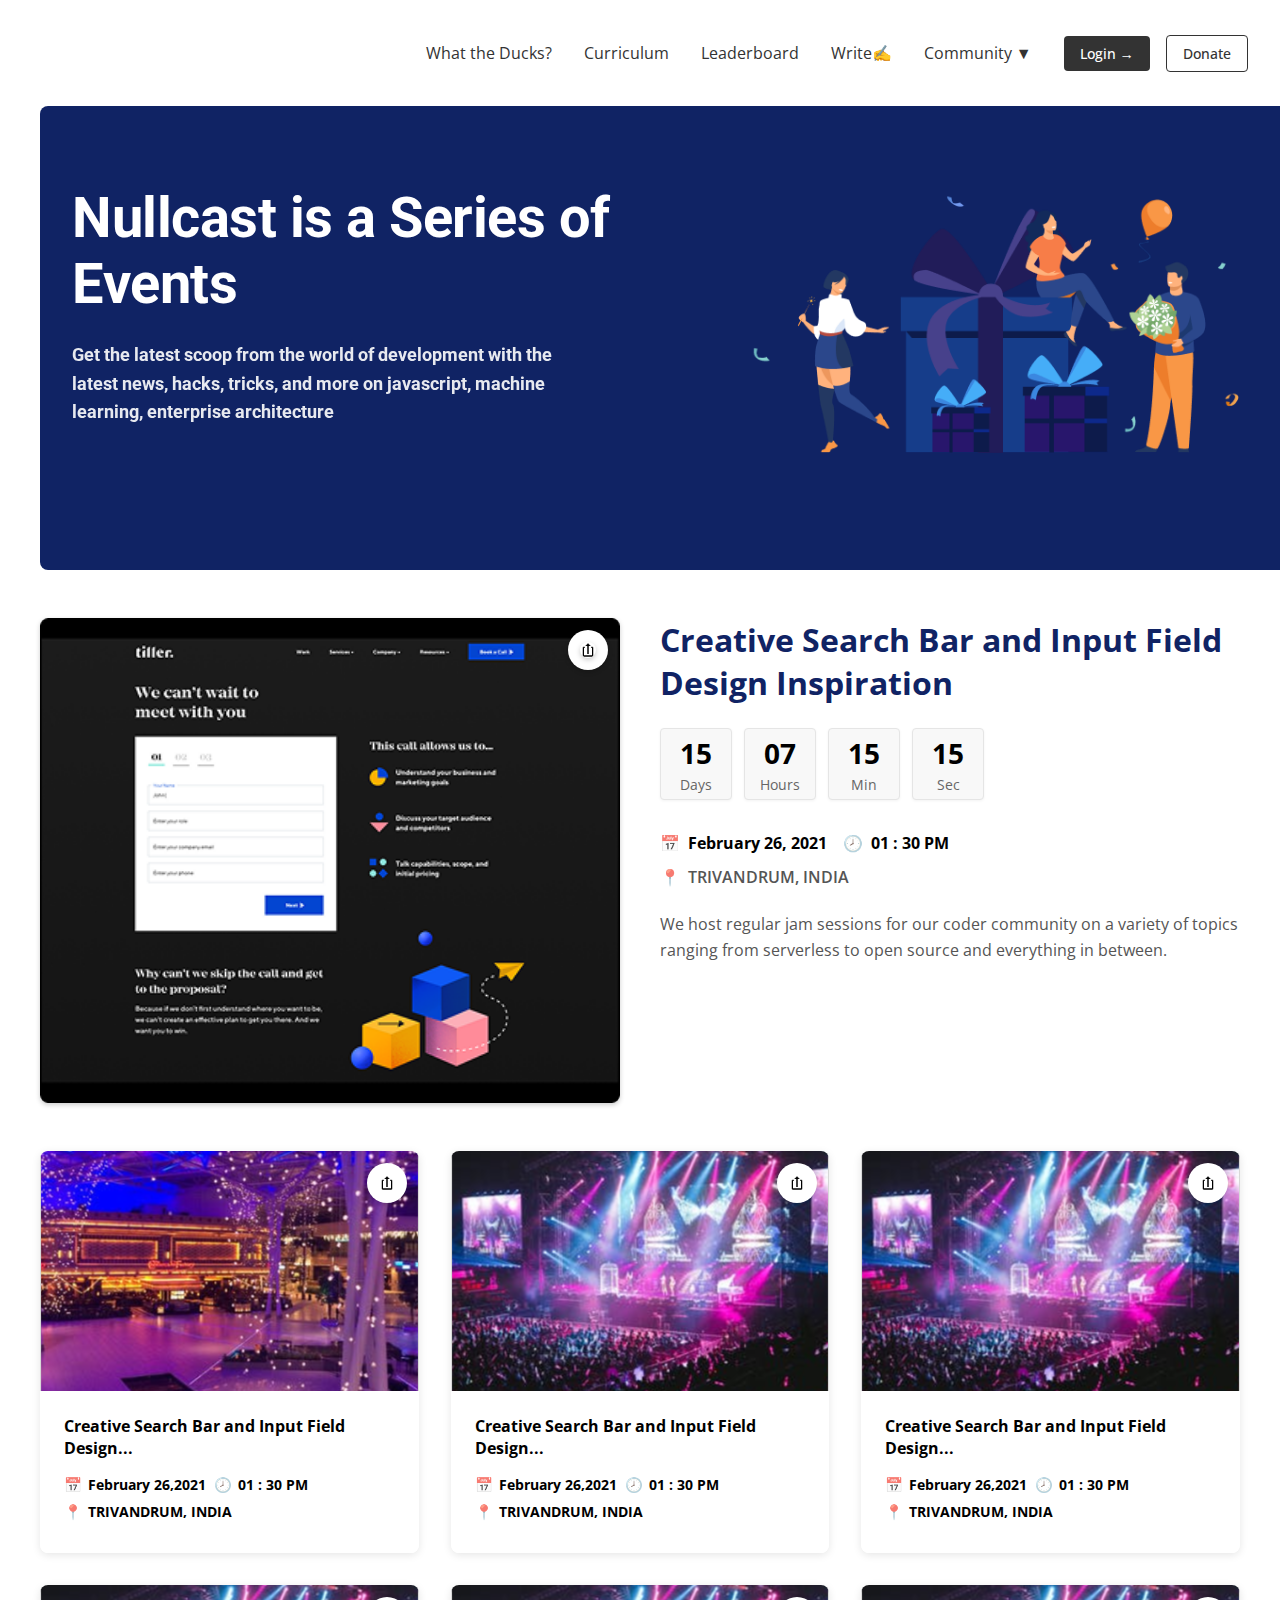
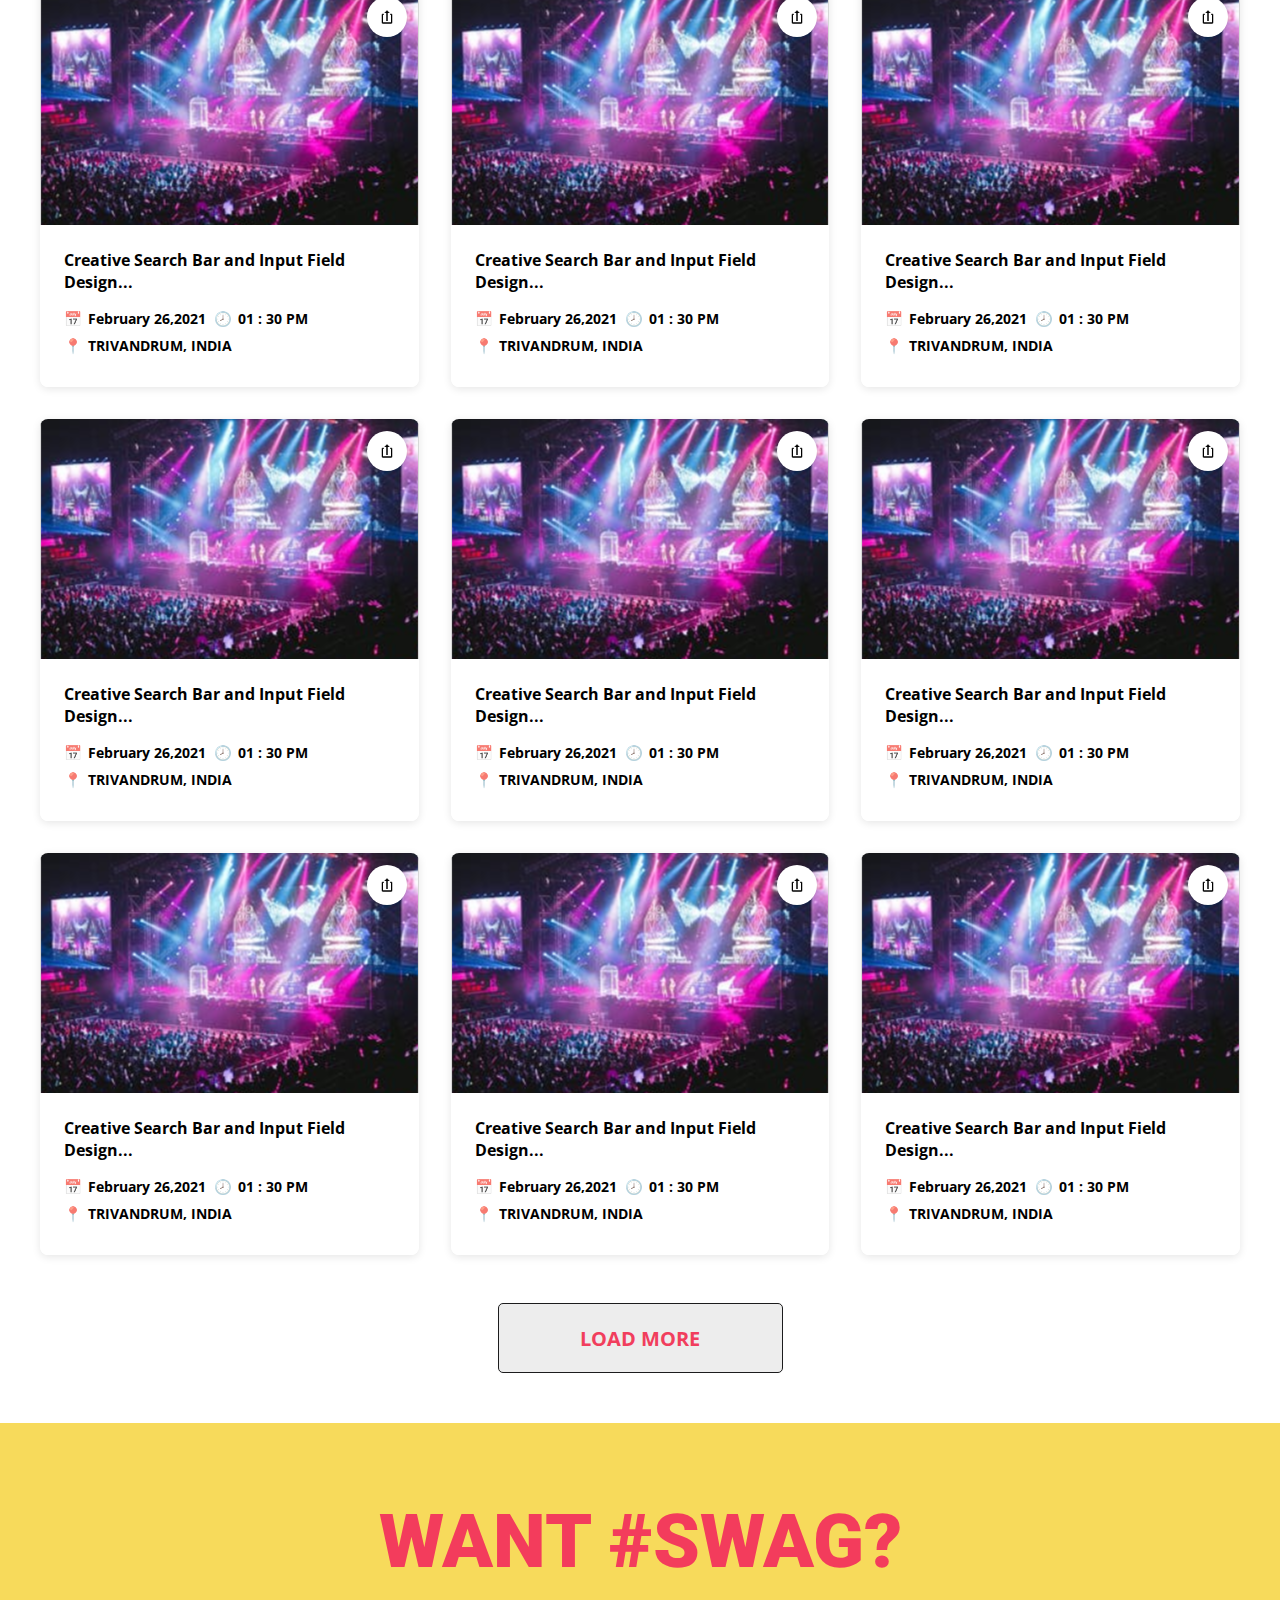
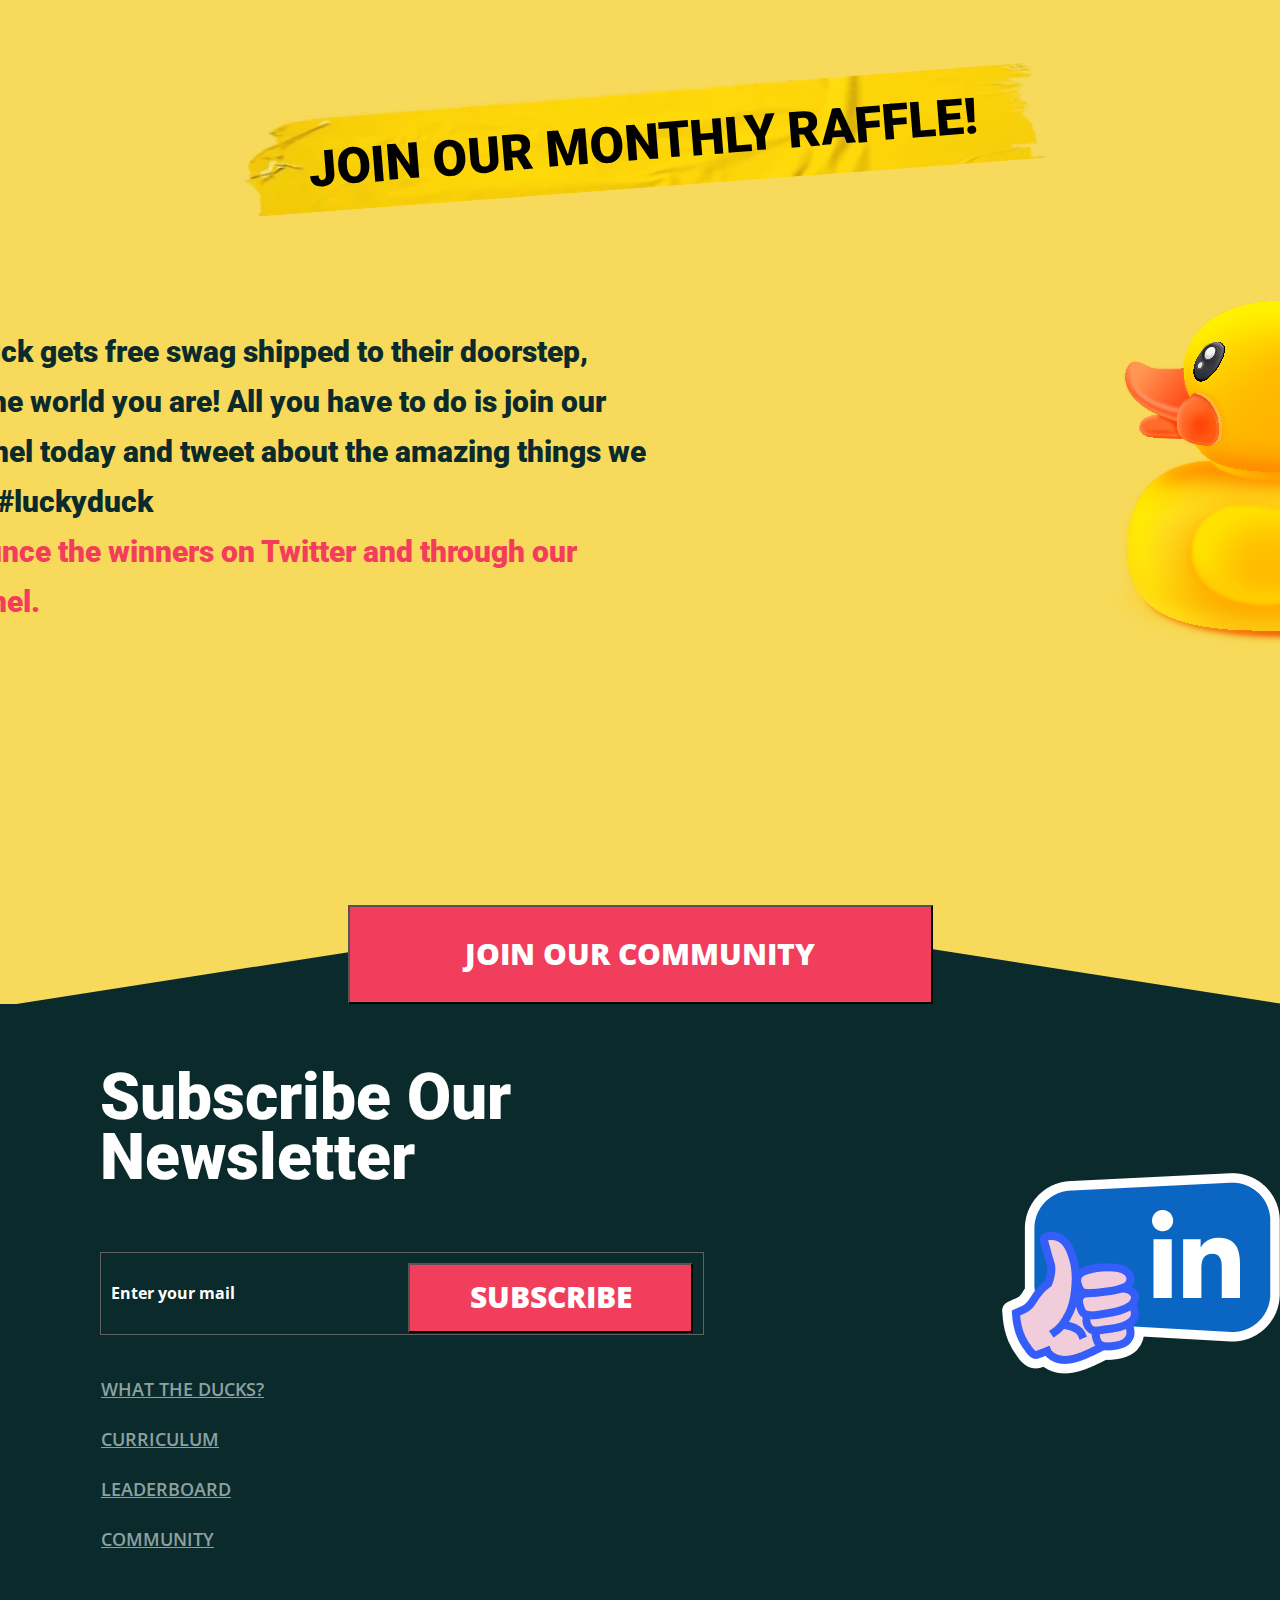
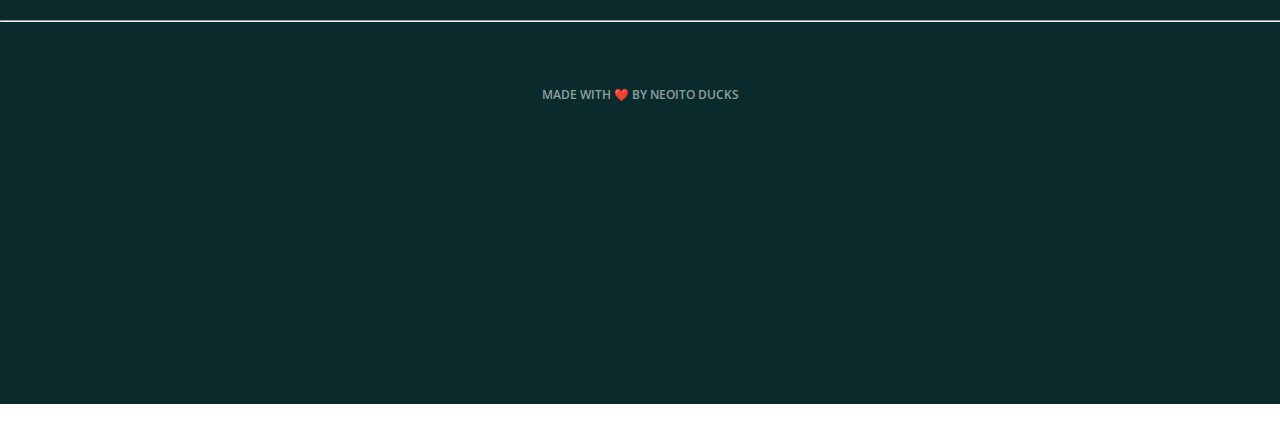
<file: index.html>
<!--To change
1)Time boxes make proper
2)Triangle shape in raffle
3)Social Media icons proper arrangement
4)Study CSS positions,Flex and Grid
5)Email Subscribe box proper
6)Make Responsive design
7)Change the whole thing to BEM format
-->
<!DOCTYPE html>
<html lang="en">
<head>
  <meta charset="UTF-8">
  <meta http-equiv="X-UA-Compatible" content="IE=edge">
  <meta name="viewport" content="width=device-width, initial-scale=1.0">
  <title>Nullcast</title>
  <link rel="stylesheet" href="Styles/styles.css">
</head>
<body>
  <header>
    <nav class="top-nav">
      <ul class="nav-list">
        <li><a href="#">What the Ducks?</a></li>
        <li><a href="#">Curriculum</a></li>
        <li><a href="#">Leaderboard</a></li>
        <li><a href="#">Write✍️</a></li>
        <li class="dropdown">
          <a href="#">Community ▼</a>
          <ul class="dropdown-menu">
            <li><a href="#">Forums</a></li>
            <li><a href="#">Chat</a></li>
            <li><a href="#">Groups</a></li>
            <li><a href="#">Events</a></li>
          </ul>
        </li>
      </ul>
      <div class="auth-buttons">
        <a href="#" class="login-btn login-btn--state disabled">Login →</a>
        <a href="#" class="donate-btn">Donate</a>
      </div>
    </nav>
  </header>

  <section class="Hero-wrapper">
    <div class="Hero">
      <div class="hero-section">
        <div class="hero-content">
          <h1>Nullcast is a Series of<br>Events</h1>
          <p><b>Get the latest scoop from the world of development with the latest news, hacks, tricks, and more on javascript, machine learning, enterprise architecture</b></p>
        </div>
        <div class="hero-illustration">
          <img src="Assets/Frame.png" alt="Illustration">
        </div>
      </div>
    </div>
  </section>

  <!-- Event Section -->
  <section class="event-section">
    <div class="event-container">
      <!-- Left Side: Image -->
      <div class="event-image">
        <img src="Assets/Rectangle.png" alt="Event Image">
        <button class="event-container__share">
          <img src="Assets/shareicon.png" alt="Share">
        </button>
      </div>

      <!-- Right Side: Content -->
      <div class="event-content">
        <h2>Creative Search Bar and Input Field Design Inspiration</h2>
        <!-- Timer Boxes -->
        <div class="countdown">
          <div class="time-box" data-label="Days"><span>15</span></div>
          <div class="time-box" data-label="Hours"><span>07</span></div>
          <div class="time-box" data-label="Min"><span>15</span></div>
          <div class="time-box" data-label="Sec"><span>15</span></div>
        </div>
        <!-- Date and Location -->
        <div class="event-details">
          <div class="event-details__date-time">
            <div class="date-block">
              <span class="icon">📅</span>
              <strong>February 26, 2021</strong>
            </div>
            <div class="time-block">
              <span class="icon">🕗</span>
              <strong>01 : 30 PM</strong>
            </div>
          </div>
          <div class="event-details__location">
            <h4><span class="icon">📍</span> TRIVANDRUM, INDIA</h4>
          </div>
        </div>
        <!-- Description -->
        <p class="event-description">
          We host regular jam sessions for our coder community on a variety of topics ranging from serverless to open source and everything in between.
        </p>
      </div>
    </div>
  </section>

  <!-- Event Gallery Section -->
  <section class="event-gallery">
    <div class="event-gallery__container">
      <!-- Card 1 -->
      <div class="event-card">
        <div class="event-card__image-container">
          <img src="Assets/Rectangle1.svg" alt="Creative Search Bar Event">
          <button class="event-card__share-button">
            <img src="Assets/shareicon.png" alt="Share">
          </button>
        </div>
        <div class="event-card__content">
          <h3 class="event-card__title">Creative Search Bar and Input Field Design...</h3>
          <div class="event-card__details">
            <div class="event-card__date">
              <span>📅</span> February 26,2021
              <span>🕗</span> 01 : 30 PM
            </div>
            <div class="event-card__location">
              <span>📍</span> TRIVANDRUM, INDIA
            </div>
          </div>
        </div>
      </div>
      <!-- Card 2 -->
      <div class="event-card">
        <div class="event-card__image-container">
          <img src="Assets/Rectangle2.svg" alt="Creative Search Bar Event">
          <button class="event-card__share-button">
            <img src="Assets/shareicon.png" alt="Share">
          </button>
        </div>
        <div class="event-card__content">
          <h3 class="event-card__title">Creative Search Bar and Input Field Design...</h3>
          <div class="event-card__details">
            <div class="event-card__date">
              <span>📅</span> February 26,2021
              <span>🕗</span> 01 : 30 PM
            </div>
            <div class="event-card__location">
              <span>📍</span> TRIVANDRUM, INDIA
            </div>
          </div>
        </div>
      </div>
      <!-- ... More cards (3-12) identical structure ... -->
      <div class="event-card">
        <div class="event-card__image-container">
          <img src="Assets/Rectangle2.svg" alt="Creative Search Bar Event">
          <button class="event-card__share-button">
            <img src="Assets/shareicon.png" alt="Share">
          </button>
        </div>
        <div class="event-card__content">
          <h3 class="event-card__title">Creative Search Bar and Input Field Design...</h3>
          <div class="event-card__details">
            <div class="event-card__date">
              <span>📅</span> February 26,2021
              <span>🕗</span> 01 : 30 PM
            </div>
            <div class="event-card__location">
              <span>📍</span> TRIVANDRUM, INDIA
            </div>
          </div>
        </div>
      </div>
      <!--Card 4-->
      <div class="event-card">
        <div class="event-card__image-container">
          <img src="Assets/Rectangle2.svg" alt="Creative Search Bar Event">
          <button class="event-card__share-button">
            <img src="Assets/shareicon.png" alt="Share">
          </button>
        </div>
        <div class="event-card__content">
          <h3 class="event-card__title">Creative Search Bar and Input Field Design...</h3>
          <div class="event-card__details">
            <div class="event-card__date">
              <span>📅</span> February 26,2021
              <span>🕗</span> 01 : 30 PM
            </div>
            <div class="event-card__location">
              <span>📍</span> TRIVANDRUM, INDIA
            </div>
          </div>
        </div>
      </div>
      <!--Card 5-->
      <div class="event-card">
        <div class="event-card__image-container">
          <img src="Assets/Rectangle2.svg" alt="Creative Search Bar Event">
          <button class="event-card__share-button">
            <img src="Assets/shareicon.png" alt="Share">
          </button>
        </div>
        <div class="event-card__content">
          <h3 class="event-card__title">Creative Search Bar and Input Field Design...</h3>
          <div class="event-card__details">
            <div class="event-card__date">
              <span>📅</span> February 26,2021
              <span>🕗</span> 01 : 30 PM
            </div>
            <div class="event-card__location">
              <span>📍</span> TRIVANDRUM, INDIA
            </div>
          </div>
        </div>
      </div>
      <!--Card 6-->
      <div class="event-card">
        <div class="event-card__image-container">
          <img src="Assets/Rectangle2.svg" alt="Creative Search Bar Event">
          <button class="event-card__share-button">
            <img src="Assets/shareicon.png" alt="Share">
          </button>
        </div>
        <div class="event-card__content">
          <h3 class="event-card__title">Creative Search Bar and Input Field Design...</h3>
          <div class="event-card__details">
            <div class="event-card__date">
              <span>📅</span> February 26,2021
              <span>🕗</span> 01 : 30 PM
            </div>
            <div class="event-card__location">
              <span>📍</span> TRIVANDRUM, INDIA
            </div>
          </div>
        </div>
      </div>
      <!--Card 7-->
      <div class="event-card">
        <div class="event-card__image-container">
          <img src="Assets/Rectangle2.svg" alt="Creative Search Bar Event">
          <button class="event-card__share-button">
            <img src="Assets/shareicon.png" alt="Share">
          </button>
        </div>
        <div class="event-card__content">
          <h3 class="event-card__title">Creative Search Bar and Input Field Design...</h3>
          <div class="event-card__details">
            <div class="event-card__date">
              <span>📅</span> February 26,2021
              <span>🕗</span> 01 : 30 PM
            </div>
            <div class="event-card__location">
              <span>📍</span> TRIVANDRUM, INDIA
            </div>
          </div>
        </div>
      </div>
      <!--Card 8-->
      <div class="event-card">
        <div class="event-card__image-container">
          <img src="Assets/Rectangle2.svg" alt="Creative Search Bar Event">
          <button class="event-card__share-button">
            <img src="Assets/shareicon.png" alt="Share">
          </button>
        </div>
        <div class="event-card__content">
          <h3 class="event-card__title">Creative Search Bar and Input Field Design...</h3>
          <div class="event-card__details">
            <div class="event-card__date">
              <span>📅</span> February 26,2021
              <span>🕗</span> 01 : 30 PM
            </div>
            <div class="event-card__location">
              <span>📍</span> TRIVANDRUM, INDIA
            </div>
          </div>
        </div>
      </div>
      <!--Card 9-->
      <div class="event-card">
        <div class="event-card__image-container">
          <img src="Assets/Rectangle2.svg" alt="Creative Search Bar Event">
          <button class="event-card__share-button">
            <img src="Assets/shareicon.png" alt="Share">
          </button>
        </div>
        <div class="event-card__content">
          <h3 class="event-card__title">Creative Search Bar and Input Field Design...</h3>
          <div class="event-card__details">
            <div class="event-card__date">
              <span>📅</span> February 26,2021
              <span>🕗</span> 01 : 30 PM
            </div>
            <div class="event-card__location">
              <span>📍</span> TRIVANDRUM, INDIA
            </div>
          </div>
        </div>
      </div>
      <!--Card 10-->
      <div class="event-card">
        <div class="event-card__image-container">
          <img src="Assets/Rectangle2.svg" alt="Creative Search Bar Event">
          <button class="event-card__share-button">
            <img src="Assets/shareicon.png" alt="Share">
          </button>
        </div>
        <div class="event-card__content">
          <h3 class="event-card__title">Creative Search Bar and Input Field Design...</h3>
          <div class="event-card__details">
            <div class="event-card__date">
              <span>📅</span> February 26,2021
              <span>🕗</span> 01 : 30 PM
            </div>
            <div class="event-card__location">
              <span>📍</span> TRIVANDRUM, INDIA
            </div>
          </div>
        </div>
      </div>
      <!--Card 11-->
      <div class="event-card">
        <div class="event-card__image-container">
          <img src="Assets/Rectangle2.svg" alt="Creative Search Bar Event">
          <button class="event-card__share-button">
            <img src="Assets/shareicon.png" alt="Share">
          </button>
        </div>
        <div class="event-card__content">
          <h3 class="event-card__title">Creative Search Bar and Input Field Design...</h3>
          <div class="event-card__details">
            <div class="event-card__date">
              <span>📅</span> February 26,2021
              <span>🕗</span> 01 : 30 PM
            </div>
            <div class="event-card__location">
              <span>📍</span> TRIVANDRUM, INDIA
            </div>
          </div>
        </div>
      </div>
      <!--Card 12-->
      <div class="event-card">
        <div class="event-card__image-container">
          <img src="Assets/Rectangle2.svg" alt="Creative Search Bar Event">
          <button class="event-card__share-button">
            <img src="Assets/shareicon.png" alt="Share">
          </button>
        </div>
        <div class="event-card__content">
          <h3 class="event-card__title">Creative Search Bar and Input Field Design...</h3>
          <div class="event-card__details">
            <div class="event-card__date">
              <span>📅</span> February 26,2021
              <span>🕗</span> 01 : 30 PM
            </div>
            <div class="event-card__location">
              <span>📍</span> TRIVANDRUM, INDIA
            </div>
          </div>
        </div>
      </div>
    </div>
    <!-- Load Button -->
    <div class="event-gallery__load-more">
      <button class="load-more-btn">LOAD MORE</button>
    </div>
  </section>

  <section class="yellow-section">
    <p class="yellow-section__heading">WANT #SWAG?</p>
    <div class="yellow-section__raffle">
      <img class="yellow-section__raffle-icon" src="Assets/raffle.svg" alt="Raffle Icon">
      <p class="yellow-section__raffle-text">JOIN OUR MONTHLY RAFFLE!</p>
    </div>
  
    <div class="yellow-section__details">
      <div class="yellow-section__description">
        <p class="yellow-section__description-text">
          One Lucky Duck gets free swag shipped to their doorstep, wherever in the world you are! 
          All you have to do is join our Discord channel today and tweet about the amazing things we do. #nullcast #luckyduck
          <br>
          <span class="yellow-section__description-note">
            We will announce the winners on Twitter and through our discord channel.
          </span>
        </p>
      </div>
      <img class="yellow-section__duck" src="Assets/Duck.svg" alt="Yellow Duck">
    </div>
  
    <div class="yellow-section__triangle"></div>
  
    <button class="yellow-section__cta">
      JOIN OUR COMMUNITY
    </button>
  </section>
  
  <footer class="footer">
    <p class="footer__subscribe-title">Subscribe Our Newsletter</p>
    <div class="footer__subscribe">
      <p class="footer__subscribe-text">Enter your mail</p>
      <button class="footer__subscribe-button">SUBSCRIBE</button>
    </div>
    <nav class="footer__nav">
      <ul class="footer__nav-list">
        <li class="footer__nav-item"><a class="footer__nav-link" href="#">WHAT THE DUCKS?</a></li>
        <li class="footer__nav-item"><a class="footer__nav-link" href="#">CURRICULUM</a></li>
        <li class="footer__nav-item"><a class="footer__nav-link" href="#">LEADERBOARD</a></li>
        <li class="footer__nav-item"><a class="footer__nav-link" href="#">COMMUNITY</a></li>
      </ul>
    </nav>
    <hr class="footer__divider">
    <p class="footer__credit">MADE WITH ❤️ BY NEOITO DUCKS</p>
    <div class="footer__social">
      <img class="footer__social-icon footer__social-icon--reddit" src="Assets/Discord.png" alt="reddit">
      <img class="footer__social-icon footer__social-icon--twitter" src="Assets/Twitter.png" alt="twitter">
      <img class="footer__social-icon footer__social-icon--linkedin" src="Assets/Linkedin.png" alt="linkedin">
    </div>
  </footer>
</body>
</html>
</file>
<file: Styles/styles.css>
@import url("https://fonts.googleapis.com/css2?family=Open+Sans:ital,wght@0,300..800;1,300..800&display=swap");
@import url("https://fonts.googleapis.com/css2?family=Roboto:ital,wght@0,300..800;1,300..800&family=Roboto:ital,wght@0,100..900;1,100..900&display=swap");
body {
  font-family: "Open Sans", sans-serif;
  margin: 0;
  /* Ensure horizontal overflow is hidden (remove invalid var usage) */
  overflow-x: hidden;
  overflow-y: scroll;
}

header {
  background: white;
  width: 100%;
}
header .top-nav {
  display: flex;
  justify-content: flex-end;
  padding: 0.75rem 2rem;
  width: 100%;
  box-sizing: border-box;
}
header .top-nav a,
header .top-nav a:link,
header .top-nav a:visited {
  color: #333;
  text-decoration: none;
}
header .top-nav .nav-list {
  display: flex;
  gap: 2rem;
  align-items: center;
  padding: 0;
  margin: 30px 0;
  list-style: none;
}
header .top-nav .nav-list .dropdown {
  position: relative;
  /* Show dropdown on hover */
}
header .top-nav .nav-list .dropdown:hover .dropdown-menu {
  display: block;
}
header .top-nav .nav-list .dropdown .dropdown-menu {
  display: none;
  position: absolute;
  top: 100%;
  right: 0;
  background: white;
  min-width: 160px;
  box-shadow: 0 2px 8px rgba(0, 0, 0, 0.1);
  border-radius: 4px;
  z-index: 1000;
  margin-top: 0.5rem;
}
header .top-nav .nav-list .dropdown .dropdown-menu li a {
  display: block;
  padding: 0.5rem 1rem;
  color: #333;
  font-size: 0.9rem;
  font-weight: 500;
}
header .top-nav .nav-list .dropdown .dropdown-menu li a:hover {
  color: yellow;
}
header .top-nav .auth-buttons {
  display: flex;
  gap: 1rem;
  align-items: center;
  margin-left: 2rem;
}
header .top-nav .auth-buttons .login-btn {
  padding: 0.5rem 1rem;
  text-decoration: none;
  border-radius: 4px;
  font-size: 0.9rem;
  font-weight: 500;
  background-color: #333;
  color: white;
  display: flex;
  align-items: center;
  gap: 0.25rem;
}
header .top-nav .auth-buttons .login-btn:hover {
  background-color: #1a1a1a;
  color: #ffd700;
  text-decoration: none;
}
header .top-nav .auth-buttons .donate-btn {
  padding: 0.5rem 1rem;
  text-decoration: none;
  border-radius: 4px;
  font-size: 0.9rem;
  font-weight: 500;
  border: 1px solid #333;
  background-color: white;
  color: #333;
}

/* Hero Section */
.Hero-wrapper {
  max-width: 1200px;
  margin: 0 auto 20px auto;
}

.Hero {
  background-color: #102364;
  width: 100%;
  min-height: 400px;
  padding: 2rem;
  border-radius: 8px;
}
.Hero .hero-section {
  max-width: 1200px;
  margin: 0 auto;
  display: flex;
  justify-content: space-between;
  align-items: center;
}
.Hero .hero-section .hero-content {
  font-family: "Roboto", sans-serif;
  color: white;
  max-width: 600px;
}
.Hero .hero-section .hero-content h1 {
  font-size: 3.5rem;
  font-weight: 700;
  margin-bottom: 1.5rem;
  letter-spacing: -0.5px;
}
.Hero .hero-section .hero-content p {
  font-size: 1.1rem;
  line-height: 1.6;
  opacity: 0.9;
  max-width: 500px;
}
.Hero .hero-section .hero-illustration {
  width: 45%;
  display: flex;
  justify-content: flex-end;
}
.Hero .hero-section .hero-illustration img {
  width: 100%;
  height: auto;
  -o-object-fit: contain;
     object-fit: contain;
}

/* Event Section */
.event-section {
  max-width: 1200px;
  margin: 3rem auto;
  padding: 0 2rem;
}

.event-container {
  display: grid;
  grid-template-columns: 1fr 1fr;
  gap: 2.5rem;
  align-items: flex-start;
  position: relative;
}
@media (max-width: 768px) {
  .event-container {
    grid-template-columns: 1fr;
  }
}

.event-image {
  position: relative;
  max-width: 100%;
}
.event-image img {
  width: 100%;
  height: auto;
  border-radius: 8px;
  display: block;
  box-shadow: 0 2px 5px rgba(0, 0, 0, 0.2);
  transition: transform 0.3s ease;
}
.event-image img:hover {
  transform: scale(1.1);
}

.event-container__share {
  position: absolute;
  top: 12px;
  right: 12px;
  background-color: white;
  border: none;
  width: 40px;
  height: 40px;
  border-radius: 50%;
  display: flex;
  align-items: center;
  justify-content: center;
  cursor: pointer;
  transition: transform 0.3s ease;
  box-shadow: 0 2px 5px rgba(0, 0, 0, 0.2);
}
.event-container__share:hover {
  transform: scale(1.1);
}
.event-container__share img {
  width: 16px;
  height: 16px;
}

.event-content h2 {
  font-family: "Open Sans", sans-serif;
  font-size: 2rem;
  font-weight: 700;
  color: #102364;
  margin-top: 0;
  margin-bottom: 1.5rem;
}

.countdown {
  display: flex;
  gap: 0.75rem;
  margin-bottom: 2rem;
}
.countdown .time-box {
  background-color: #f8f8f8;
  border-radius: 4px;
  width: 70px;
  height: 70px;
  display: flex;
  flex-direction: column;
  align-items: center;
  justify-content: center;
  text-align: center;
  box-shadow: 0 1px 3px rgba(0, 0, 0, 0.05);
  border: 1px solid #e5e5e5;
}
.countdown .time-box span {
  font-size: 28px;
  font-weight: 700;
  margin-bottom: 3px;
}
.countdown .time-box:after {
  content: attr(data-label);
  font-size: 14px;
  color: #666;
  text-transform: capitalize;
}

.event-details {
  margin-bottom: 1.5rem;
}
.event-details__date-time {
  display: flex;
  align-items: center;
  margin-bottom: 0.75rem;
  gap: 1rem;
}
.event-details__date-time .date-block,
.event-details__date-time .time-block {
  display: flex;
  align-items: center;
  gap: 0.5rem;
}
.event-details__location {
  display: flex;
  align-items: center;
  margin-bottom: 0.75rem;
}
.event-details__location h4 {
  margin: 0;
  font-weight: 600;
  font-size: 1rem;
  color: #555;
  display: flex;
  align-items: center;
  gap: 0.5rem;
}
.event-details .icon {
  opacity: 0.7;
}

.event-description {
  font-size: 1rem;
  line-height: 1.6;
  color: #555;
  margin: 0;
}

/* Event Gallery */
.event-gallery {
  max-width: 1200px;
  margin: 3rem auto;
  padding: 0 2rem;
}
.event-gallery__container {
  display: grid;
  grid-template-columns: repeat(3, 1fr);
  gap: 2rem;
}
@media (max-width: 992px) {
  .event-gallery__container {
    grid-template-columns: repeat(3, 1fr);
  }
}
@media (max-width: 576px) {
  .event-gallery__container {
    grid-template-columns: 1fr;
  }
}
.event-gallery__load-more {
  display: flex;
  justify-content: center;
  margin-top: 3rem;
}

.load-more-btn {
  background-color: #EDEDED;
  color: #F13E5D;
  border: 1px solid #1C1C1D;
  border-radius: 5px;
  padding: 1rem 2rem;
  font-size: 1.25rem;
  font-weight: 700;
  width: 285px;
  height: 70px;
  cursor: pointer;
  transition: border-bottom 0.2s ease;
  font-family: "Open Sans", sans-serif;
}
.load-more-btn:hover {
  border-bottom: 5px solid #1C1C1D;
}

.event-card {
  position: relative;
  border-radius: 8px;
  overflow: hidden;
  box-shadow: 0 2px 8px rgba(0, 0, 0, 0.1);
  transition: transform 0.3s ease, box-shadow 0.3s ease;
  background-color: white;
}
.event-card:hover {
  transform: translateY(-5px);
}
.event-card__image-container {
  position: relative;
  height: 240px;
  overflow: hidden;
}
.event-card__image-container img {
  position: absolute;
  width: 100%;
  height: 100%;
  -o-object-fit: cover;
     object-fit: cover;
}
.event-card__share-button {
  position: absolute;
  top: 12px;
  right: 12px;
  background-color: white;
  border: none;
  width: 40px;
  height: 40px;
  border-radius: 50%;
  display: flex;
  align-items: center;
  justify-content: center;
  cursor: pointer;
  box-shadow: 0 2px 5px rgba(0, 0, 0, 0.2);
  transition: transform 0.3s ease;
}
.event-card__share-button:hover {
  transform: scale(1.25);
}
.event-card__share-button img {
  width: 16px;
  height: 16px;
}
.event-card__content {
  padding: 1.5rem;
  background-color: white;
}
.event-card__title {
  font-size: 1rem;
  font-family: "Open Sans", sans-serif;
  color: black;
  margin: 0 0 1rem;
  font-weight: bolder;
}
.event-card__details {
  font-size: 0.9rem;
  color: black;
  font-family: "Open Sans", sans-serif;
  font-weight: bold;
}
.event-card__date, .event-card__location {
  display: flex;
  align-items: center;
  gap: 0.5rem;
  margin-bottom: 0.5rem;
}
.event-card__date span, .event-card__location span {
  width: 16px;
  opacity: 0.7;
}

/* Raffle Section */
.yellow-section {
  background-color: #f7da5b;
  display: flex;
  flex-direction: column;
  align-items: center;
  margin-top: 50px;
}
.yellow-section__heading {
  color: #f33c5c;
  font-family: "Roboto", sans-serif;
  font-weight: 900;
  font-size: 75px;
  line-height: 87.89px;
}
.yellow-section__raffle {
  display: block;
  background-size: contain;
  background-repeat: no-repeat;
}
.yellow-section__raffle-text {
  font-family: "Roboto", sans-serif;
  font-weight: 900;
  font-size: 50px;
  line-height: 58.59px;
  color: #000000;
  transform: rotate(-4.6deg);
  position: relative;
  top: -165px;
  left: 74px;
}
.yellow-section__details {
  display: flex;
  justify-content: center;
  gap: 1em;
  margin-top: 53px;
}
.yellow-section__details .yellow-section__description {
  display: flex;
  flex-direction: column;
  max-width: 854px;
  max-height: 305px;
  position: relative;
  left: -204px;
  top: -108px;
  overflow: auto;
}
.yellow-section__details .yellow-section__description-text {
  font-family: "Roboto", sans-serif;
  font-weight: 900;
  font-size: 30px;
  line-height: 50px;
  color: #0B2A2B;
  margin: 0;
}
.yellow-section__details .yellow-section__description-text span {
  font-family: "Roboto", sans-serif;
  font-weight: 900;
  font-size: 30px;
  line-height: 50px;
  color: #F43C5C;
  margin: 0;
}
.yellow-section__details .yellow-section__duck {
  max-width: 370px;
  position: relative;
  top: -153px;
  border: 20px;
  left: 208px;
  width: 370px;
  height: 370px;
}
.yellow-section__triangle {
  width: 0;
  height: 0;
  border-left: 50vw solid transparent;
  border-right: 50vw solid transparent;
  border-bottom: 100px solid #0B2A2B;
  position: relative;
  top: 100px;
  left: 10px;
}
.yellow-section__cta {
  height: 99px;
  width: 585px;
  align-content: center;
  position: relative;
  background-color: #F13E5D;
  font-family: "Open Sans", sans-serif;
  font-weight: 800;
  font-size: 30px;
  line-height: 40.85px;
  letter-spacing: 0%;
  color: #FFFFFF;
}

/* Footer Block */
.footer {
  background-color: #0B2A2B;
  height: 1000px;
  width: 100%;
  position: relative;
  display: flex;
  flex-direction: column;
}
.footer__subscribe-title {
  margin-left: 100px;
  font-family: "Roboto", sans-serif;
  font-weight: 900;
  font-size: 64px;
  line-height: 60px;
  letter-spacing: 0%;
  max-width: 412px;
  max-height: 120px;
  color: #FFFFFF;
}
.footer__subscribe {
  display: flex;
  width: 602px;
  height: 91px;
  justify-content: space-between;
  margin-left: 100px;
  border: 1px solid #626262;
}
.footer__subscribe-text {
  font-family: "Open Sans", sans-serif;
  font-weight: 700;
  font-size: 16px;
  line-height: 49px;
  letter-spacing: 0%;
  color: #FFFFFF;
  margin-left: 10px;
}
.footer__subscribe-button {
  background-color: #F13E5D;
  color: #FFFFFF;
  font-family: "Open Sans", sans-serif;
  font-weight: 800;
  font-size: 30px;
  line-height: 40.85px;
  letter-spacing: 0%;
  width: 285px;
  height: 70px;
  margin-top: 10px;
  margin-right: 10px;
}
.footer__nav {
  position: relative;
}
.footer__nav-list {
  display: flex;
  flex-direction: column;
  width: 164px;
  height: 200px;
  justify-content: space-evenly;
  margin-left: 61px;
  margin-top: 29px;
}
.footer__nav-item {
  list-style-type: none;
}
.footer__nav-link {
  font-family: "Open Sans", sans-serif;
  font-weight: 600;
  font-size: 18px;
  line-height: 50px;
  letter-spacing: 0%;
  text-decoration: underline;
  text-decoration-style: solid;
  color: #8DA1A1;
  text-decoration-thickness: auto;
}
.footer__divider {
  width: 1296px;
  margin-top: 40px;
  color: #194E50;
  border-width: 1px;
}
.footer__credit {
  font-family: "Open Sans", sans-serif;
  font-weight: 600;
  font-size: 12px;
  line-height: 50px;
  letter-spacing: 0%;
  color: #8DA1A1;
  align-self: center;
  margin-top: 40px;
}
.footer__social {
  display: inline-block;
}
.footer__social-icon--reddit {
  position: relative;
  top: -437px;
  right: -1420px;
}
.footer__social-icon--twitter {
  position: relative;
  top: -709px;
  right: -1116px;
}
.footer__social-icon--linkedin {
  position: relative;
  top: -637px;
  right: -388px;
}/*# sourceMappingURL=styles.css.map */
</file>
